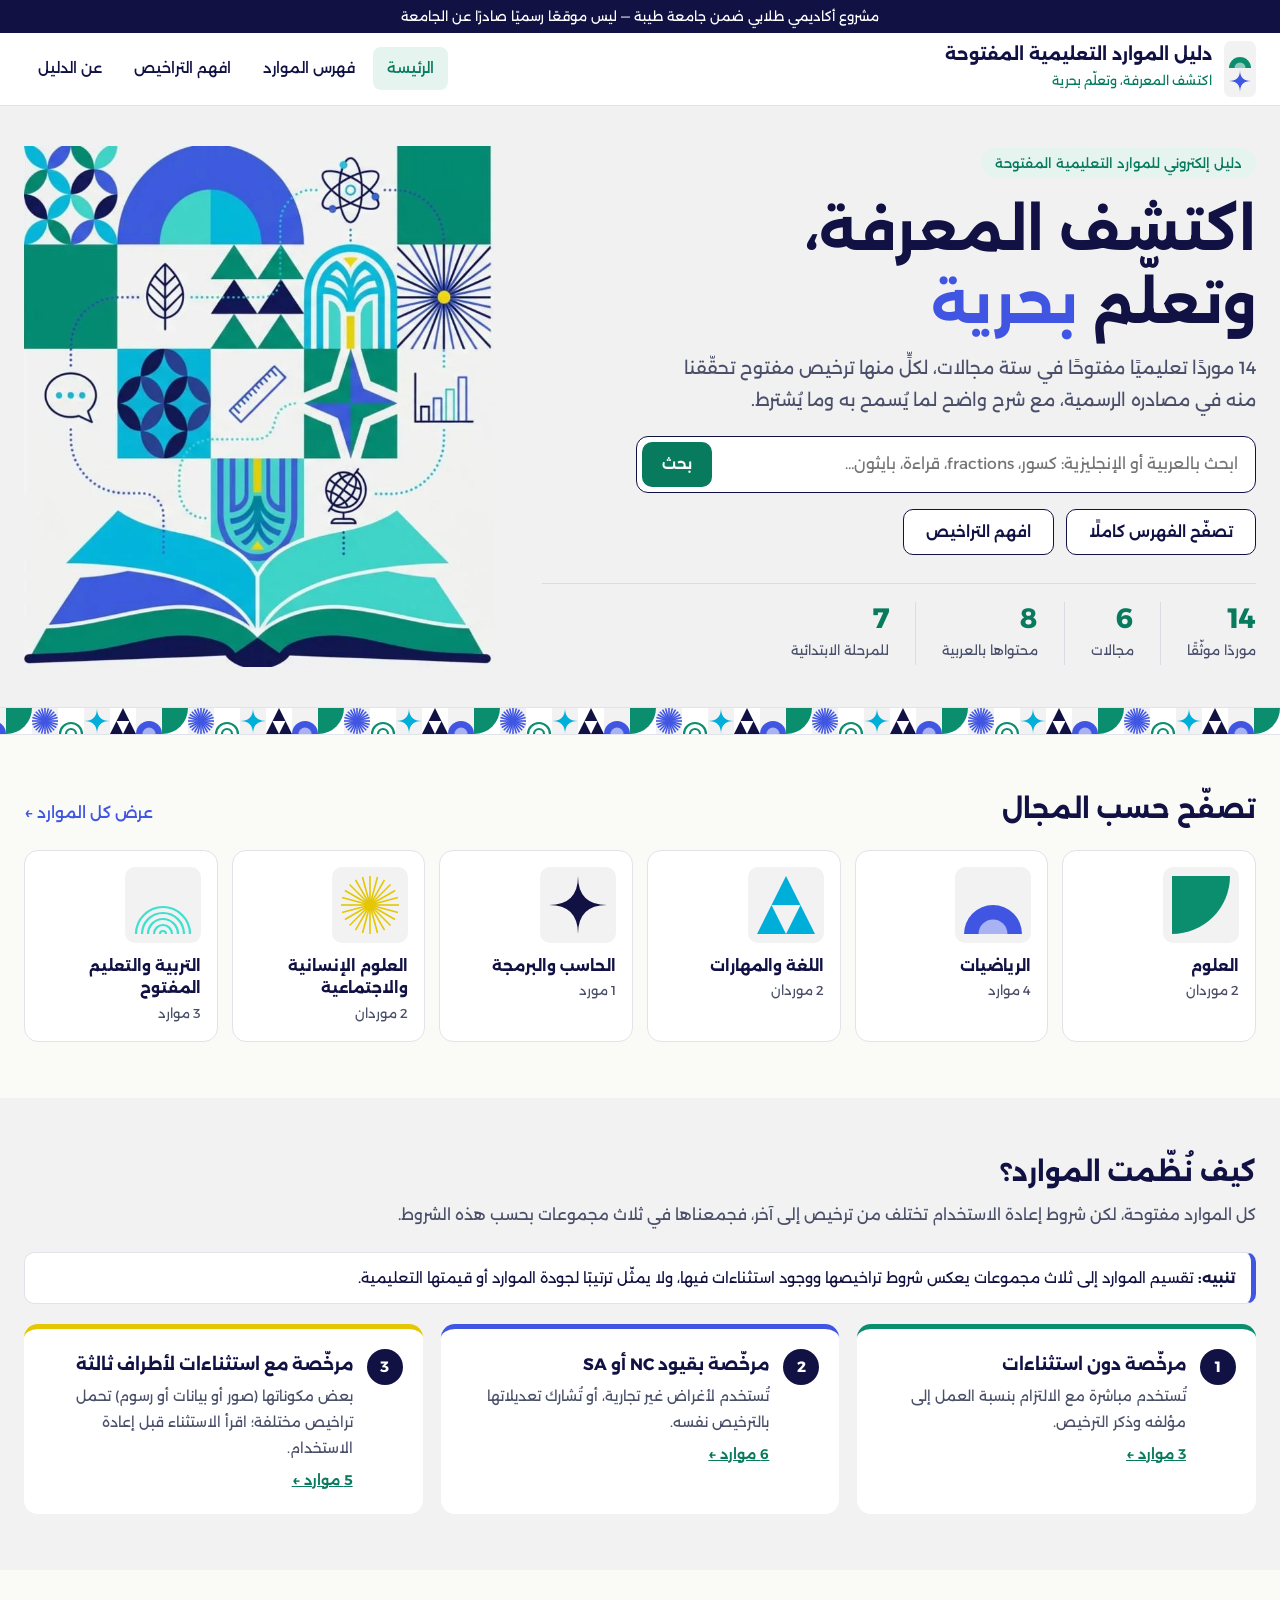
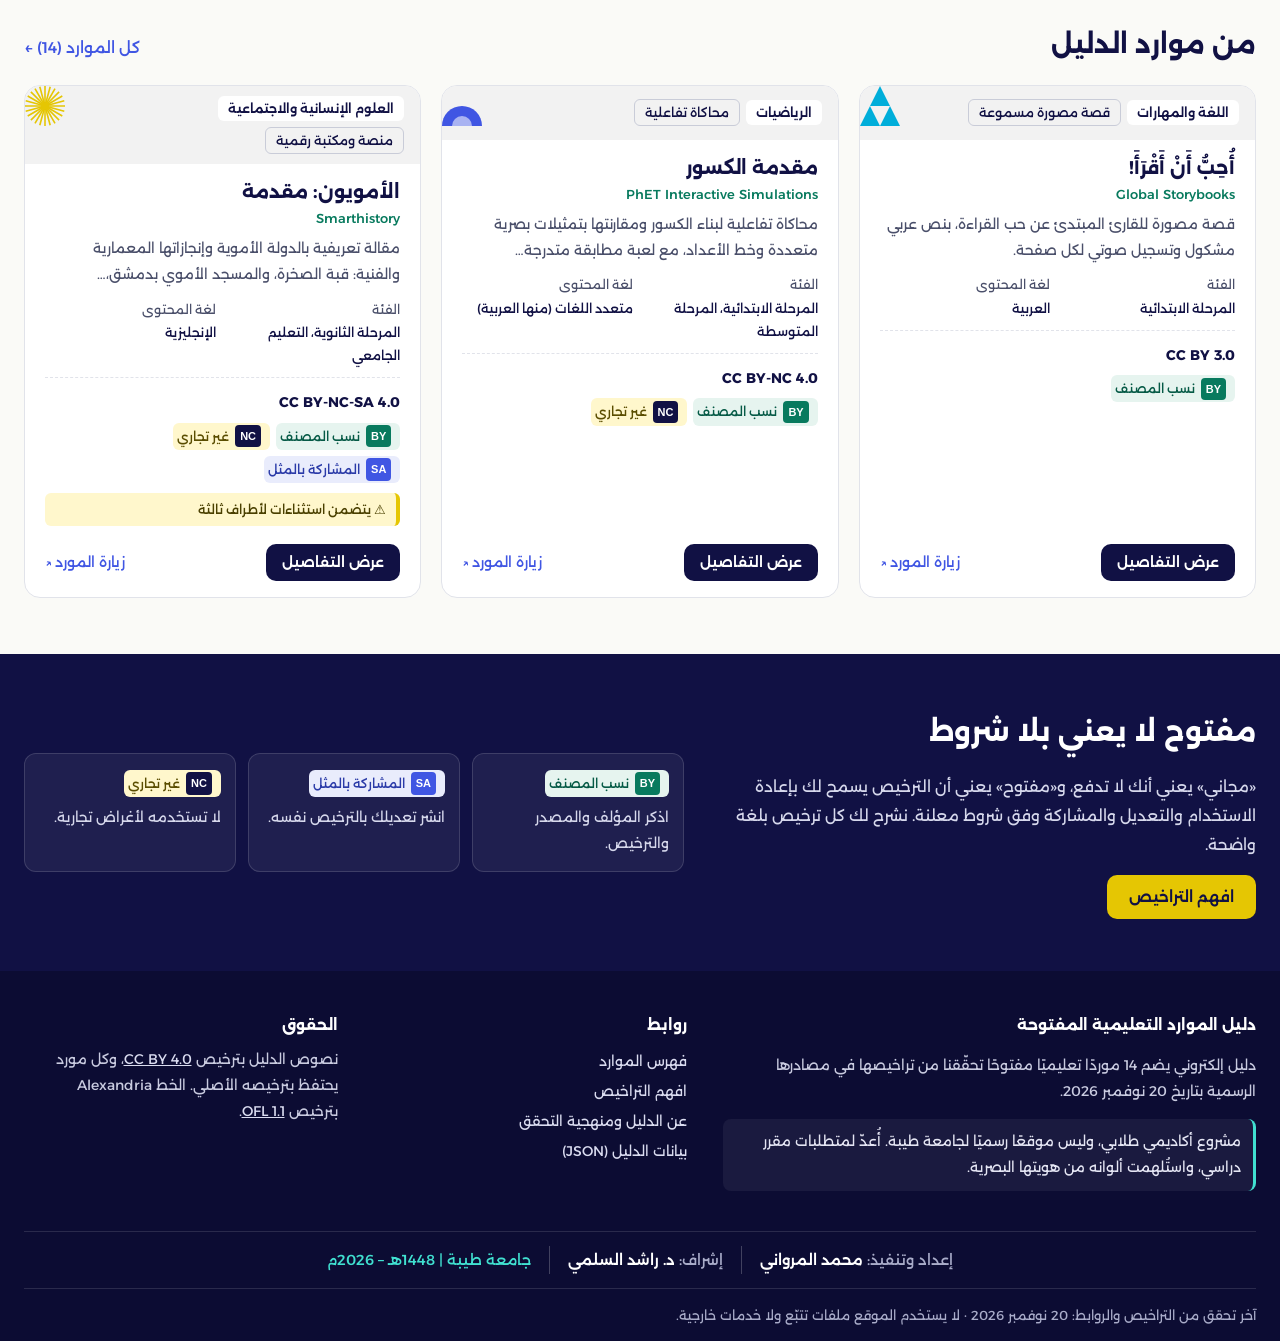
<file: index.html>
<!doctype html>
<html lang="ar" dir="rtl">
<head>
<meta charset="utf-8">
<meta name="viewport" content="width=device-width, initial-scale=1">
<title>دليل الموارد التعليمية المفتوحة — اكتشف المعرفة، وتعلّم بحرية</title>
<meta name="description" content="دليل إلكتروني يضم 14 موردًا تعليميًا مفتوحًا بتراخيص Creative Commons موثّقة، مصنّفة حسب المجال ونوع المورد والفئة المستهدفة. مشروع أكاديمي طلابي.">
<meta name="color-scheme" content="light">
<meta name="theme-color" content="#111144">
<meta property="og:title" content="دليل الموارد التعليمية المفتوحة">
<meta property="og:description" content="اكتشف المعرفة، وتعلّم بحرية — 14 موردًا تعليميًا مفتوحًا بتراخيص موثّقة.">
<meta property="og:type" content="website">
<meta property="og:locale" content="ar_SA">
<link rel="icon" href="assets/img/favicon.svg" type="image/svg+xml">
<link rel="preload" href="assets/fonts/Alexandria-Regular.woff" as="font" type="font/woff" crossorigin>
<link rel="stylesheet" href="assets/css/style.css">
</head>
<body>
<a class="skip" href="#app">تخطَّ إلى المحتوى</a>
<div class="notice" role="note">مشروع أكاديمي طلابي ضمن جامعة طيبة — ليس موقعًا رسميًا صادرًا عن الجامعة</div>
<header class="top">
  <div class="wrap hrow">
    <a class="brand" href="#/" aria-label="دليل الموارد التعليمية المفتوحة — الرئيسة">
      <span class="bmark" aria-hidden="true"><svg width="22" height="22" viewBox="0 0 22 22"><path d="M0 22A11 11 0 0 1 22 22Z" fill="#0A8E6E"/><path d="M5.5 22A5.5 5.5 0 0 1 16.5 22Z" fill="#fff" opacity=".55"/></svg><svg width="22" height="22" viewBox="0 0 22 22"><path d="M11 0Q11 11 22 11Q11 11 11 22Q11 11 0 11Q11 11 11 0Z" fill="#4056E3"/></svg></span>
      <span><b>دليل الموارد التعليمية المفتوحة</b><small>اكتشف المعرفة، وتعلّم بحرية</small></span>
    </a>
    <button class="menu-btn" type="button" aria-expanded="false" aria-controls="nav">القائمة</button>
    <nav class="nav" id="nav" aria-label="التنقل الرئيس">
      <a href="#/">الرئيسة</a>
      <a href="#/resources">فهرس الموارد</a>
      <a href="#/licenses">افهم التراخيص</a>
      <a href="#/about">عن الدليل</a>
    </nav>
  </div>
</header>
<main id="app" tabindex="-1">
<!--NOSCRIPT--><noscript><div class="wrap" style="padding:30px 0"><h1>دليل الموارد التعليمية المفتوحة</h1><p>يعمل البحث والتصفية بتفعيل JavaScript. هذه قائمة الموارد كاملة:</p><table class="ttable"><thead><tr><th>المورد</th><th>الجهة</th><th>المجال</th><th>الترخيص</th></tr></thead><tbody><tr><td><a href="https://phet.colorado.edu/ar/simulations/fractions-intro">مقدمة الكسور</a></td><td>PhET Interactive Simulations – جامعة كولورادو بولدر</td><td>الرياضيات</td><td dir="ltr"><a href="https://creativecommons.org/licenses/by-nc/4.0/deed.ar">CC BY-NC 4.0</a></td></tr><tr><td><a href="https://phet.colorado.edu/ar/simulations/area-builder">بناء المساحة</a></td><td>PhET Interactive Simulations – جامعة كولورادو بولدر</td><td>الرياضيات</td><td dir="ltr"><a href="https://creativecommons.org/licenses/by-nc/4.0/deed.ar">CC BY-NC 4.0</a></td></tr><tr><td><a href="https://phet.colorado.edu/ar/simulations/states-of-matter-basics">أساسيات حالات المادة</a></td><td>PhET Interactive Simulations – جامعة كولورادو بولدر</td><td>العلوم</td><td dir="ltr"><a href="https://creativecommons.org/licenses/by-nc/4.0/deed.ar">CC BY-NC 4.0</a></td></tr><tr><td><a href="https://phet.colorado.edu/ar/simulations/circuit-construction-kit-dc">أدوات بناء الدارة الكهربائية: التيار المستمر</a></td><td>PhET Interactive Simulations – جامعة كولورادو بولدر</td><td>العلوم</td><td dir="ltr"><a href="https://creativecommons.org/licenses/by-nc/4.0/deed.ar">CC BY-NC 4.0</a></td></tr><tr><td><a href="https://global-asp.github.io/storybooks-uk/stories/ar/0327">لِنَعُدَّ الحَيَوَانَاتِ</a></td><td>Global Storybooks (جامعة كولومبيا البريطانية)، عن African Storybook</td><td>الرياضيات</td><td dir="ltr"><a href="https://creativecommons.org/licenses/by/3.0/deed.ar">CC BY 3.0</a></td></tr><tr><td><a href="https://global-asp.github.io/storybooks-uk/stories/ar/0087">أُحِبُّ أَنْ أَقْرَأَ!</a></td><td>Global Storybooks (جامعة كولومبيا البريطانية)، عن African Storybook</td><td>اللغة والمهارات</td><td dir="ltr"><a href="https://creativecommons.org/licenses/by/3.0/deed.ar">CC BY 3.0</a></td></tr><tr><td><a href="https://im.kendallhunt.com/K5/teachers/kindergarten/centers.html">مراكز الرياضيات لرياض الأطفال – منهج IM K–5</a></td><td>Illustrative Mathematics، عبر شريكها المعتمد Kendall Hunt</td><td>الرياضيات</td><td dir="ltr"><a href="https://creativecommons.org/licenses/by/4.0/deed.ar">CC BY 4.0</a></td></tr><tr><td><a href="https://www.open.edu/openlearncreate/course/view.php?id=2198">موارد TESSA العربية لإعداد المعلمين</a></td><td>مبادرة TESSA – الجامعة المفتوحة البريطانية (منصة OpenLearn Create)</td><td>التربية والتعليم المفتوح</td><td dir="ltr"><a href="https://creativecommons.org/licenses/by-sa/4.0/deed.ar">CC BY-SA 4.0</a></td></tr><tr><td><a href="https://zenodo.org/records/1436502">التعليم المفتوح: أساسيات ونُهج</a></td><td>مشروع OpenMed (برنامج إيراسموس+، الاتحاد الأوروبي)</td><td>التربية والتعليم المفتوح</td><td dir="ltr"><a href="https://creativecommons.org/licenses/by/4.0/deed.ar">CC BY 4.0</a></td></tr><tr><td><a href="https://www.oerknowledgecloud.org/archive/Basic-Guide-To-OER%5b1%5d.pdf">الدليل الأساسي للموارد التعليمية المفتوحة</a></td><td>رابطة الكومنولث للتعلم (COL) واليونسكو</td><td>التربية والتعليم المفتوح</td><td dir="ltr"><a href="https://creativecommons.org/licenses/by-sa/3.0/deed.ar">CC BY-SA 3.0</a></td></tr><tr><td><a href="https://openstax.org/books/writing-guide/pages/preface">دليل الكتابة مع كتيّب مرجعي</a></td><td>OpenStax – جامعة رايس</td><td>اللغة والمهارات</td><td dir="ltr"><a href="https://creativecommons.org/licenses/by-nc-sa/4.0/deed.ar">CC BY-NC-SA 4.0</a></td></tr><tr><td><a href="https://do1.dr-chuck.com/pythonlearn/EN_us/pythonlearn.pdf">بايثون للجميع</a></td><td>د. تشارلز سيفرانس – جامعة ميشيغان</td><td>الحاسب والبرمجة</td><td dir="ltr"><a href="https://creativecommons.org/licenses/by-nc-sa/3.0/deed.ar">CC BY-NC-SA 3.0</a></td></tr><tr><td><a href="https://ourworldindata.org/literacy">معرفة القراءة والكتابة – عالمنا في بيانات</a></td><td>Our World in Data – Global Change Data Lab</td><td>العلوم الإنسانية والاجتماعية</td><td dir="ltr"><a href="https://creativecommons.org/licenses/by/4.0/deed.ar">CC BY 4.0</a></td></tr><tr><td><a href="https://smarthistory.org/umayyads/">الأمويون: مقدمة</a></td><td>Smarthistory – المقالة بقلم Dr. Elizabeth Macaulay (8 سبتمبر 2019)</td><td>العلوم الإنسانية والاجتماعية</td><td dir="ltr"><a href="https://creativecommons.org/licenses/by-nc-sa/4.0/deed.ar">CC BY-NC-SA 4.0</a></td></tr></tbody></table></div></noscript><!--/NOSCRIPT-->
</main>
<footer class="foot">
  <div class="wrap frow">
    <div>
      <b>دليل الموارد التعليمية المفتوحة</b>
      <p>دليل إلكتروني يضم 14 موردًا تعليميًا مفتوحًا تحقّقنا من تراخيصها في مصادرها الرسمية بتاريخ 20 نوفمبر 2026.</p>
      <p class="disc">مشروع أكاديمي طلابي، وليس موقعًا رسميًا لجامعة طيبة. أُعدّ لمتطلبات مقرر دراسي، واستُلهمت ألوانه من هويتها البصرية.</p>
    </div>
    <nav aria-label="روابط التذييل">
      <b>روابط</b>
      <a href="#/resources">فهرس الموارد</a>
      <a href="#/licenses">افهم التراخيص</a>
      <a href="#/about">عن الدليل ومنهجية التحقق</a>
      <a href="data/resources.json">بيانات الدليل (JSON)</a>
    </nav>
    <div>
      <b>الحقوق</b>
      <p style="margin:0">نصوص الدليل بترخيص <a style="display:inline;text-decoration:underline" href="https://creativecommons.org/licenses/by/4.0/deed.ar" rel="license noopener noreferrer" target="_blank">CC BY 4.0</a>، وكل مورد يحتفظ بترخيصه الأصلي. الخط Alexandria بترخيص <a style="display:inline;text-decoration:underline" href="assets/fonts/OFL.txt">OFL 1.1</a>.</p>
    </div>
  </div>
  <div class="wrap credits" aria-label="بيانات إعداد المشروع">
    <p><span class="cr-k">إعداد وتنفيذ:</span> <span class="cr-v">محمد المرواني</span></p>
    <p><span class="cr-k">إشراف:</span> <span class="cr-v">د. راشد السلمي</span></p>
    <p class="cr-u">جامعة طيبة | 1448هـ – 2026م</p>
  </div>
  <div class="wrap fbot">آخر تحقق من التراخيص والروابط: 20 نوفمبر 2026 · لا يستخدم الموقع ملفات تتبّع ولا خدمات خارجية.</div>
</footer>
<script src="data/resources.js"></script>
<script src="assets/js/app.js"></script>
</body>
</html>
</file>
<file: assets/css/style.css>
/* دليل الموارد التعليمية المفتوحة — الأنماط
   الألوان مستوحاة من الهوية البصرية لجامعة طيبة؛ الخط Alexandria (SIL OFL 1.1) */
@font-face{font-family:"Alexandria";src:url("../fonts/Alexandria-Regular.woff") format("woff");font-weight:400;font-display:swap}
@font-face{font-family:"Alexandria";src:url("../fonts/Alexandria-Medium.woff") format("woff");font-weight:500;font-display:swap}
@font-face{font-family:"Alexandria";src:url("../fonts/Alexandria-SemiBold.woff") format("woff");font-weight:600;font-display:swap}
@font-face{font-family:"Alexandria";src:url("../fonts/Alexandria-Bold.woff") format("woff");font-weight:700;font-display:swap}

:root{
  --green:#0A8E6E; --green-d:#087A5E; --green-t:#E6F4EF;
  --blue:#4056E3; --blue-t:#E9ECFC; --sky:#00AEDA; --navy:#111144; --navy-2:#0C0C33;
  --turq:#40E0D0; --yellow:#E5C603; --yellow-t:#FFF7CC; --gray:#F2F2F2;
  --ink:#111144; --muted:#4A4F6A; --line:#E1E3EA; --bg:#FAFAF7; --danger:#9B1C1C;
  --radius:14px; --wrap:1232px;
}
*,*::before,*::after{box-sizing:border-box}
html{scroll-behavior:smooth}
@media (prefers-reduced-motion:reduce){html{scroll-behavior:auto}*{transition:none!important;animation:none!important}}
body{margin:0;font-family:"Alexandria",Tahoma,"Segoe UI",sans-serif;color:var(--ink);background:var(--bg);font-size:15.5px;line-height:1.85}
img{max-width:100%;height:auto}
a{color:var(--blue)}
a:hover{color:var(--navy)}
:focus-visible{outline:3px solid var(--blue);outline-offset:2px;border-radius:4px}
.wrap{width:min(var(--wrap),100% - 40px);margin-inline:auto}
.sr-only{position:absolute!important;width:1px;height:1px;overflow:hidden;clip:rect(0 0 0 0);white-space:nowrap}
.skip{position:absolute;inset-inline-start:12px;top:-60px;background:var(--navy);color:#fff;padding:8px 14px;border-radius:8px;z-index:50}
.skip:focus{top:8px;color:#fff}
[dir=ltr],.ltr{direction:ltr;unicode-bidi:isolate}

/* شريط التنبيه والرأس */
.notice{background:var(--navy);color:#fff;font-size:13px;text-align:center;padding:6px 12px;line-height:1.6}
.top{background:#fff;border-bottom:1px solid var(--line);position:sticky;top:0;z-index:20}
.hrow{display:flex;align-items:center;gap:28px;min-height:72px}
.brand{display:flex;gap:12px;align-items:center;text-decoration:none;color:var(--ink)}
.brand b{font-size:17px;display:block;line-height:1.35}
.brand small{color:var(--green-d);font-size:12.5px}
.bmark{display:flex;flex-direction:column;gap:2px;background:var(--gray);padding:5px;border-radius:7px;line-height:0}
.nav{display:flex;gap:4px;margin-inline-start:auto}
.nav a{color:var(--ink);padding:8px 14px;border-radius:8px;font-weight:500;font-size:14.5px;text-decoration:none}
.nav a:hover{background:var(--gray)}
.nav a[aria-current=page]{background:var(--green-t);color:var(--green-d)}
.menu-btn{display:none;margin-inline-start:auto;background:none;border:1.5px solid var(--line);border-radius:8px;padding:6px 12px;font:inherit;color:var(--ink);cursor:pointer}

/* أزرار */
.btn,.btn-o,.btn-y,.btn-s{display:inline-flex;align-items:center;gap:6px;border-radius:10px;font-weight:600;padding:11px 22px;font-size:15px;text-decoration:none;border:0;cursor:pointer;font-family:inherit;line-height:1.5}
.btn{background:var(--green-d);color:#fff}.btn:hover{background:#06604A;color:#fff}
.btn-o{background:#fff;border:1.5px solid var(--navy);color:var(--navy)}.btn-o:hover{background:var(--gray);color:var(--navy)}
.btn-y{background:var(--yellow);color:var(--navy)}.btn-y:hover{background:#F3D61A;color:var(--navy)}
.btn-s{background:var(--navy);color:#fff;padding:8px 16px;font-size:14px}.btn-s:hover{background:#26265E;color:#fff}
.btn-sm{padding:8px 14px;font-size:14px}

/* البحث */
.search{display:flex;gap:8px;background:#fff;border:1.5px solid var(--navy);border-radius:12px;padding:5px;max-width:620px}
.search input{flex:1;border:0;font:inherit;font-size:15.5px;padding:8px 12px;background:transparent;color:var(--ink);min-width:0}
.search input:focus{outline:none}
.search:focus-within{box-shadow:0 0 0 3px rgba(64,86,227,.35)}
.search .btn{padding:9px 20px}

/* البطل */
.hero{background:#F1F1F1}
.hgrid{display:grid;grid-template-columns:1fr 470px;align-items:center;gap:48px;padding:40px 0}
.eyebrow{display:inline-block;background:var(--green-t);color:var(--green-d);border-radius:999px;padding:3px 14px;font-size:13px;font-weight:500}
.hero h1{font-size:clamp(34px,4.6vw,56px);line-height:1.3;margin:16px 0 12px;font-weight:700}
.hero h1 em{font-style:normal;color:var(--blue)}
.htext>p{font-size:17.5px;color:var(--muted);max-width:580px;margin:0 0 20px}
.hero .search{margin-bottom:16px}
.cta{display:flex;gap:12px;flex-wrap:wrap}
.stats{display:flex;flex-wrap:wrap;gap:0;margin:28px 0 0;padding:18px 0 0;border-top:1px solid #DADCE3;list-style:none}
.stats li{padding-inline-end:26px;margin-inline-end:26px;border-inline-end:1px solid #DADCE3}
.stats li:last-child{border:0;margin:0;padding:0}
.stats b{display:block;font-size:28px;color:var(--green-d);line-height:1.2}
.stats span{font-size:13px;color:var(--muted)}
.hart{justify-self:center}
.hart img{width:470px;display:block}

/* الشريط الهندسي */
.strip{display:flex;overflow:hidden;border-block:1px solid var(--line);background:#fff;line-height:0}
.strip span{flex:none}

/* الأقسام */
.sec{padding:56px 0}.sec.alt{background:var(--gray)}
.shead{display:flex;align-items:baseline;flex-wrap:wrap;gap:10px 20px;margin-bottom:22px}
.shead h2{font-size:26px;margin:0;line-height:1.4}
.shead .more{margin-inline-start:auto;font-weight:500;text-decoration:none}
.shead p{margin:0;color:var(--muted);flex-basis:100%}
.dgrid{display:grid;grid-template-columns:repeat(6,1fr);gap:14px}
.dtile{background:#fff;border:1px solid var(--line);border-radius:var(--radius);padding:16px;color:var(--ink);display:flex;flex-direction:column;gap:2px;text-decoration:none;transition:border-color .15s,transform .15s}
.dtile:hover{border-color:var(--green);transform:translateY(-2px);color:var(--ink)}
.dtile b{font-size:15px;line-height:1.5}.dtile small{color:var(--muted)}
.dm{background:var(--gray);border-radius:10px;width:76px;height:76px;display:grid;place-items:center;margin-bottom:10px}
.ggrid{display:grid;grid-template-columns:repeat(3,1fr);gap:18px}
.gcard{background:#fff;border-radius:var(--radius);padding:20px;display:flex;gap:14px;border-top:5px solid}
.g0{border-color:var(--green)!important}.g1{border-color:var(--blue)!important}.g2{border-color:var(--yellow)!important}
.gn{flex:none;width:36px;height:36px;border-radius:50%;display:grid;place-items:center;font-weight:700;background:var(--navy);color:#fff;font-size:15px}
.gcard b{font-size:16.5px}.gcard p{margin:4px 0;color:var(--muted);font-size:14px}
.gcard a{font-weight:600;font-size:14px;color:var(--green-d)}
.callout{background:#fff;border:1px solid var(--line);border-inline-start:5px solid var(--blue);border-radius:10px;padding:12px 16px;margin:0 0 20px;font-size:14.5px}
.sec.alt .callout{background:#fff}

/* البطاقات */
.cgrid{display:grid;grid-template-columns:repeat(3,1fr);gap:20px}
.card{background:#fff;border:1px solid var(--line);border-radius:16px;overflow:hidden;display:flex;flex-direction:column}
.card:hover{border-color:#C5C9D8}
.cband{position:relative;min-height:54px;background:var(--gray);display:flex;align-items:center;flex-wrap:wrap;gap:6px;padding:10px 16px;padding-inline-end:58px}
.corner{position:absolute;inset-inline-end:0;top:0;line-height:0}
.dom,.typ{font-size:12.5px;font-weight:600;border-radius:6px;padding:1px 10px;background:#fff;color:var(--navy);white-space:nowrap}
.typ{background:transparent;border:1px solid #C9CCD8;font-weight:500}
.cbody{padding:14px 20px 6px;flex:1}
.card h3{font-size:18.5px;margin:0;line-height:1.5}
.card h3 a{color:var(--ink);text-decoration:none}
.card h3 a:hover{color:var(--blue)}
.prov{font-size:13px;color:var(--green-d);font-weight:500;margin-bottom:6px}
.desc{font-size:14px;color:var(--muted);margin:0 0 10px;display:-webkit-box;-webkit-line-clamp:2;-webkit-box-orient:vertical;overflow:hidden}
.meta{display:grid;grid-template-columns:1fr 1fr;gap:4px 14px;margin:0 0 10px;font-size:12.5px}
.meta dt{color:var(--muted)}.meta dd{margin:0;font-weight:500}
.lic{border-top:1px dashed var(--line);padding-top:10px}
.lname{font-weight:700;font-size:14px}
.lcs{display:flex;gap:6px;flex-wrap:wrap;margin-top:6px}
.lc{display:inline-flex;align-items:center;gap:6px;font-size:12.5px;border-radius:6px;padding:2px 9px 2px 4px;font-weight:500;white-space:nowrap}
.lc b{font-family:Tahoma,Arial,sans-serif;font-size:11px;border-radius:4px;padding:1px 5px;color:#fff;direction:ltr}
.lc-by{background:var(--green-t);color:#065A46}.lc-by b{background:var(--green-d)}
.lc-sa{background:var(--blue-t);color:#2B3BA8}.lc-sa b{background:var(--blue)}
.lc-nc{background:var(--yellow-t);color:#5A4D00}.lc-nc b{background:var(--navy)}
.flag{margin-top:10px;font-size:12.5px;background:var(--yellow-t);border-inline-start:4px solid var(--yellow);padding:5px 10px;border-radius:6px;color:#4A4000;font-weight:500}
.cfoot{display:flex;align-items:center;justify-content:space-between;gap:10px;padding:12px 20px 16px}
.ext{font-size:14px;font-weight:500;text-decoration:none}
.ext::after{content:" ↗";font-size:12px}

/* شريط التراخيص الكحلي */
.licband{background:var(--navy);color:#fff;padding:52px 0}
.lgrid{display:grid;grid-template-columns:1fr 1.25fr;gap:44px;align-items:center}
.licband h2{font-size:28px;margin:0 0 8px}.licband p{color:#D6D8EC}
.lexp{display:grid;grid-template-columns:repeat(3,1fr);gap:12px}
.lexp div{background:rgba(255,255,255,.06);border:1px solid rgba(255,255,255,.14);border-radius:12px;padding:14px}
.lexp p{margin:8px 0 0;font-size:14px}

/* الفهرس */
.phead{background:#fff;padding:22px 0 20px;border-bottom:1px solid var(--line)}
.crumb{font-size:13px;color:var(--muted)}.crumb a{color:var(--muted)}
.crumb ol{list-style:none;padding:0;margin:0;display:flex;flex-wrap:wrap;gap:6px}
.crumb li+li::before{content:"/";margin-inline-end:6px}
.phead h1{margin:4px 0 12px;font-size:32px;line-height:1.4}
.phead .search{max-width:none}
.toolbar{display:flex;flex-wrap:wrap;align-items:center;gap:8px;margin-top:12px;font-size:14px;color:var(--muted)}
.chip{display:inline-flex;align-items:center;gap:6px;background:var(--green-t);color:var(--green-d);border:0;border-radius:999px;padding:2px 12px;font:inherit;font-size:13.5px;font-weight:500;cursor:pointer}
.chip:hover{background:#D3ECE3}
.count{font-weight:600;color:var(--ink)}
.igrid{display:grid;grid-template-columns:268px 1fr;gap:30px;padding:26px 0 56px;align-items:start}
.filters{background:#fff;border:1px solid var(--line);border-radius:var(--radius);padding:6px 18px 12px;position:sticky;top:90px;max-height:calc(100vh - 110px);overflow:auto}
.filters summary{display:none}
.filters fieldset{border:0;border-bottom:1px solid var(--line);margin:0;padding:12px 0}
.filters fieldset:last-of-type{border:0}
.filters legend{font-weight:600;font-size:14.5px;padding:0;margin-bottom:4px}
.filters label{display:flex;align-items:flex-start;gap:8px;font-size:14px;line-height:1.7;padding:2px 0;cursor:pointer}
.filters input{width:17px;height:17px;margin:4px 0 0;accent-color:var(--green-d);flex:none}
.filters .n{margin-inline-start:auto;color:var(--muted);font-size:12.5px}
.ghead{display:flex;flex-wrap:wrap;align-items:center;gap:6px 10px;margin:4px 0 14px;padding-bottom:8px;border-bottom:3px solid}
.ghead h2{font-size:18px;margin:0}
.ghead small{color:var(--muted)}
.ghead p{flex-basis:100%;margin:0;color:var(--muted);font-size:14px}
.ghead .gn{width:30px;height:30px;font-size:14px}
.rgroup{margin-bottom:34px}
.rgroup .cgrid{grid-template-columns:repeat(auto-fill,minmax(285px,1fr))}
.empty{background:#fff;border:1px dashed #B9BDCF;border-radius:var(--radius);padding:40px 24px;text-align:center}
.empty h2{margin:0 0 6px;font-size:20px}

/* التفاصيل */
.dtop{display:flex;gap:28px;align-items:flex-start;margin-top:12px}
.dicon{background:var(--navy);border-radius:16px;padding:16px;line-height:0;flex:none}
.badges{display:flex;flex-wrap:wrap;gap:8px}
.st{font-size:12.5px;background:var(--green-t);color:var(--green-d);border-radius:6px;padding:1px 10px;font-weight:600}
.dhead h1{font-size:clamp(28px,3.4vw,38px);margin:8px 0 0;line-height:1.4}
.orig{color:var(--muted);font-size:15px;text-align:right}
.lead{font-size:17px;color:var(--muted);max-width:820px;margin:10px 0 18px}
.dgrid2{display:grid;grid-template-columns:1fr 390px;gap:26px;padding:28px 0 40px;align-items:start}
.panel{background:#fff;border:1px solid var(--line);border-radius:var(--radius);padding:18px 22px;margin-bottom:18px}
.panel h2{font-size:18px;margin:0 0 10px;line-height:1.5}
.panel p{margin:0 0 8px}
.kv{margin:0}
.kv>div{display:grid;grid-template-columns:150px 1fr;gap:12px;border-bottom:1px solid var(--line);padding:8px 0}
.kv>div:last-child{border:0}
.kv dt{color:var(--muted)}.kv dd{margin:0;font-weight:500;overflow-wrap:anywhere}
.exc{background:#FFFBE6;border-color:var(--yellow);border-inline-start:6px solid var(--yellow)}
.exc h2{color:#4A4000}
.licp{border-top:6px solid var(--green)}
.cap{font-size:12.5px;color:var(--muted)}
.lbig{font-size:25px;font-weight:700}
.perm{list-style:none;padding:0;margin:12px 0;font-size:14.5px}
.perm li{padding:4px 0;display:flex;gap:8px}
.perm .ok{color:#065A46}.perm .no{color:var(--danger)}.perm .cond{color:#2B3BA8}
.applies{background:var(--gray);border-radius:8px;padding:8px 12px;font-size:14px;margin-bottom:10px}
.attr{background:var(--gray);border-radius:8px;padding:10px 12px;font-size:13px;line-height:1.7;margin:0 0 10px;font-family:Tahoma,Arial,sans-serif;text-align:left;overflow-wrap:anywhere}
.proof{margin:0;padding-inline-start:20px;font-size:13.5px}
.proof li{overflow-wrap:anywhere}
.small{font-size:13.5px;color:var(--muted)}
.pager{display:flex;justify-content:space-between;gap:12px;padding-bottom:48px}
.pager a{background:#fff;border:1px solid var(--line);border-radius:12px;padding:10px 16px;text-decoration:none;color:var(--ink);max-width:48%}
.pager a:hover{border-color:var(--green)}
.pager small{display:block;color:var(--muted)}
.copied{color:var(--green-d);font-size:13px;margin-inline-start:8px}

/* صفحات المحتوى */
.prose{max-width:860px}
.prose h2{font-size:22px;margin:30px 0 8px}
.prose h3{font-size:18px;margin:20px 0 6px}
.lic-cards{display:grid;grid-template-columns:repeat(2,1fr);gap:16px;margin:18px 0}
.lic-cards .panel{margin:0}
.lic-cards ul{margin:6px 0;padding-inline-start:20px;font-size:14.5px}
.ttable{width:100%;border-collapse:collapse;background:#fff;font-size:14.5px;margin:12px 0;border-radius:10px;overflow:hidden}
.ttable th,.ttable td{border:1px solid var(--line);padding:8px 12px;text-align:right;vertical-align:top}
.ttable th{background:var(--gray)}

/* التذييل */
.foot{background:var(--navy-2);color:#C9CBE0;padding:40px 0 0;font-size:14px}
.frow{display:grid;grid-template-columns:1.7fr 1fr 1fr;gap:36px}
.foot b{color:#fff;display:block;margin-bottom:8px;font-size:15px}
.foot a{color:#DADCF0;display:block;text-decoration:none;padding:2px 0}
.foot a:hover{color:#fff;text-decoration:underline}
.disc{background:rgba(255,255,255,.06);padding:10px 12px;border-radius:8px;border-inline-start:3px solid var(--turq);color:#E4E5F3}
.fbot{border-top:1px solid rgba(255,255,255,.12);margin-top:28px;padding:14px 0;font-size:13px;color:#A9ACC9}
.fbot a{display:inline;color:#DADCF0;text-decoration:underline}

/* استجابة */
@media (max-width:1100px){
  .dgrid{grid-template-columns:repeat(3,1fr)}
  .cgrid{grid-template-columns:repeat(2,1fr)}
  .hgrid{grid-template-columns:1fr 380px}.hart img{width:380px}
  .dgrid2{grid-template-columns:1fr 340px}
}
@media (max-width:860px){
  .menu-btn{display:block}
  .nav{display:none;position:absolute;inset-inline:0;top:100%;background:#fff;flex-direction:column;padding:10px 20px 16px;border-bottom:1px solid var(--line)}
  .nav.open{display:flex}
  .top .hrow{position:relative}
  .hgrid{grid-template-columns:1fr;gap:20px;padding:28px 0}
  .hart{order:-1}.hart img{width:min(300px,70vw)}
  .ggrid,.lgrid,.lexp,.frow,.lic-cards{grid-template-columns:1fr}
  .igrid{grid-template-columns:1fr}
  .filters{position:static;max-height:none;padding:0 16px}
  .filters summary{display:flex;justify-content:space-between;font-weight:600;padding:12px 0;cursor:pointer}
  .dgrid2{grid-template-columns:1fr}
  .dtop{flex-direction:column;gap:14px}.dicon{padding:10px}.dicon svg{width:56px;height:56px}
  .kv>div{grid-template-columns:1fr;gap:0}
  .pager{flex-direction:column}.pager a{max-width:none}
}
@media (max-width:560px){
  body{font-size:15px}
  .dgrid{grid-template-columns:repeat(2,1fr)}
  .cgrid,.rgroup .cgrid{grid-template-columns:1fr}
  .brand small{display:none}.brand b{font-size:15px}
  .stats li{padding-inline-end:16px;margin-inline-end:16px}
  .stats b{font-size:22px}
  .search .btn{padding:9px 14px}
  .meta{grid-template-columns:1fr}
}
@media print{.notice,.top,.filters,.foot,.strip,.cta,.pager{display:none}body{background:#fff}}
h1[tabindex="-1"]:focus{outline:none}
.badges a{text-decoration:none}.badges a:hover{border-color:var(--green)}
.hgrid>*,.igrid>*,.dgrid2>*{min-width:0}
@media (max-width:860px){.hgrid{grid-template-columns:minmax(0,1fr)}}
/* بيانات إعداد المشروع والإشراف في التذييل */
.credits{display:flex;flex-wrap:wrap;justify-content:center;align-items:center;gap:6px 0;margin-top:26px;padding:14px 0;border-top:1px solid rgba(255,255,255,.12);text-align:center}
.credits p{margin:0;padding:2px 18px;font-size:14.5px;line-height:1.7;color:#E4E5F3}
.credits p+p{border-inline-start:1px solid rgba(255,255,255,.22)}
.credits .cr-k{color:#A9ACC9;font-weight:500}
.credits .cr-v{color:#fff;font-weight:600}
.credits .cr-u{color:var(--turq);font-weight:500}
.credits+.fbot{margin-top:0}
@media (max-width:560px){.credits{flex-direction:column;gap:2px}.credits p+p{border:0}.credits p{font-size:14px}}
</file>
